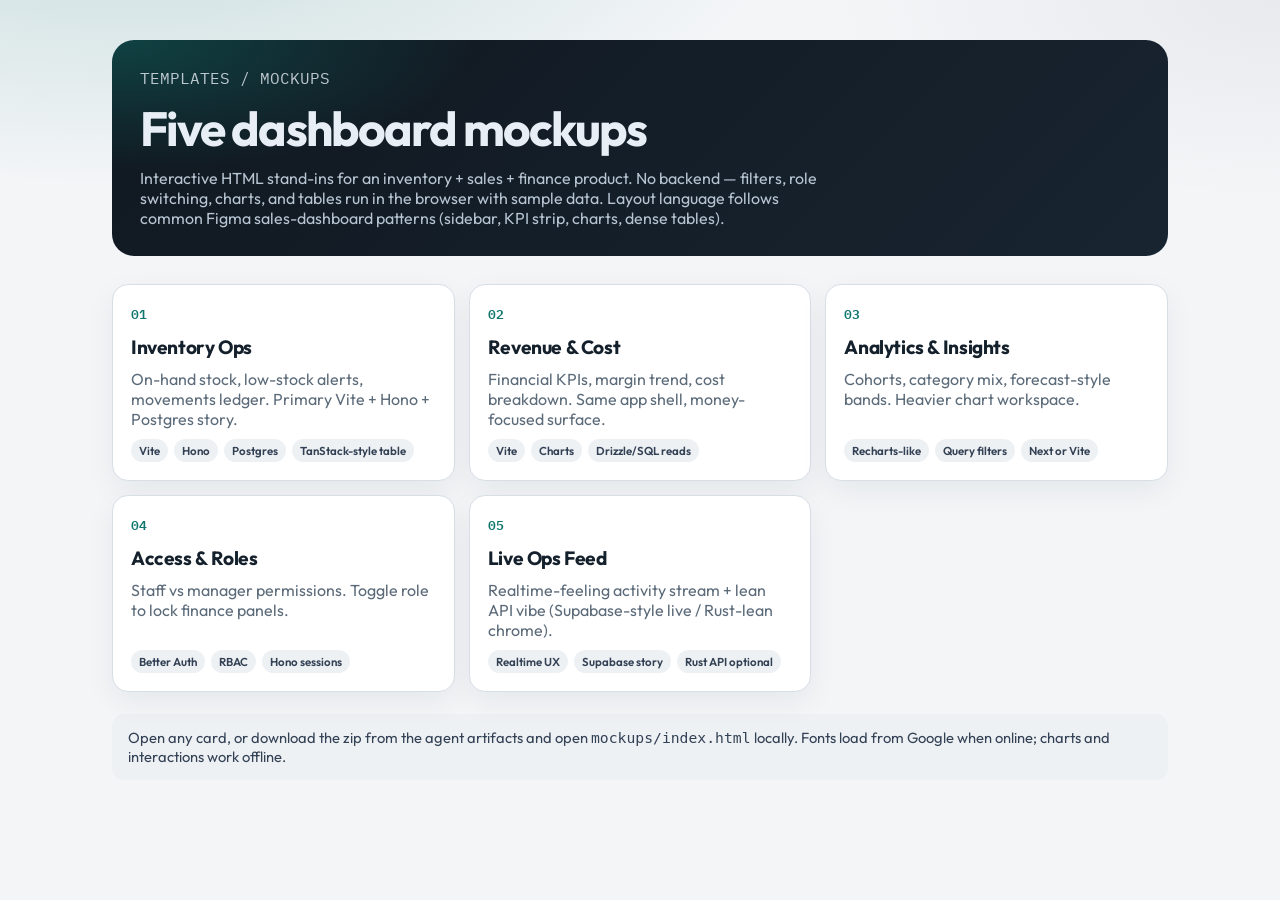
<file: mockups/index.html>
<!DOCTYPE html>
<html lang="en">
<head>
  <meta charset="UTF-8" />
  <meta name="viewport" content="width=device-width, initial-scale=1" />
  <title>Templates — Dashboard Mockups</title>
  <link rel="preconnect" href="https://fonts.googleapis.com" />
  <link rel="preconnect" href="https://fonts.gstatic.com" crossorigin />
  <link href="https://fonts.googleapis.com/css2?family=IBM+Plex+Mono:wght@400;600&family=Outfit:wght@400;500;600;700&display=swap" rel="stylesheet" />
  <link rel="stylesheet" href="assets/mockup.css" />
  <style>
    :root { --accent: #0f766e; }
    .gallery { max-width: 1100px; margin: 0 auto; padding: 40px 22px 64px; }
    .gallery-hero {
      display: grid; gap: 10px; margin-bottom: 28px;
      padding: 28px; border-radius: 22px; background: #101820; color: #e8eef5;
      background-image:
        radial-gradient(600px 220px at 0% 0%, rgba(15,118,110,.45), transparent 60%),
        linear-gradient(135deg, #101820, #182430);
    }
    .gallery-hero h1 { margin: 0; font-size: clamp(2rem, 4vw, 3rem); letter-spacing: -0.04em; }
    .gallery-hero p { margin: 0; max-width: 62ch; color: #b7c4d2; }
    .cards { display: grid; grid-template-columns: repeat(auto-fit, minmax(260px, 1fr)); gap: 14px; }
    .card {
      background: #fff; border: 1px solid #d7dee6; border-radius: 16px; padding: 18px;
      box-shadow: 0 10px 30px rgba(20,32,43,.06);
      display: flex; flex-direction: column; gap: 10px;
      transition: transform .15s ease, border-color .15s;
    }
    .card:hover { transform: translateY(-3px); border-color: #0f766e; }
    .card .n { font-family: "IBM Plex Mono", monospace; color: #0f766e; font-weight: 600; font-size: .8rem; }
    .card h2 { margin: 0; font-size: 1.2rem; letter-spacing: -0.02em; }
    .card p { margin: 0; color: #5c6b7a; flex: 1; }
    .card .tags { display: flex; flex-wrap: wrap; gap: 6px; }
    .card .tag {
      font-size: .72rem; font-weight: 600; padding: 4px 8px; border-radius: 999px;
      background: #eef1f4; color: #334155;
    }
    .note {
      margin-top: 22px; padding: 14px 16px; border-radius: 12px;
      background: #eef1f4; color: #334155; font-size: .92rem;
    }
  </style>
</head>
<body>
  <div class="gallery">
    <header class="gallery-hero">
      <div class="n" style="font-family:IBM Plex Mono,monospace;opacity:.8">TEMPLATES / MOCKUPS</div>
      <h1>Five dashboard mockups</h1>
      <p>
        Interactive HTML stand-ins for an inventory + sales + finance product.
        No backend — filters, role switching, charts, and tables run in the browser with sample data.
        Layout language follows common Figma sales-dashboard patterns (sidebar, KPI strip, charts, dense tables).
      </p>
    </header>

    <div class="cards">
      <a class="card" href="dashboards/01-inventory-ops.html">
        <div class="n">01</div>
        <h2>Inventory Ops</h2>
        <p>On-hand stock, low-stock alerts, movements ledger. Primary Vite + Hono + Postgres story.</p>
        <div class="tags">
          <span class="tag">Vite</span><span class="tag">Hono</span><span class="tag">Postgres</span><span class="tag">TanStack-style table</span>
        </div>
      </a>
      <a class="card" href="dashboards/02-revenue-cost.html">
        <div class="n">02</div>
        <h2>Revenue &amp; Cost</h2>
        <p>Financial KPIs, margin trend, cost breakdown. Same app shell, money-focused surface.</p>
        <div class="tags">
          <span class="tag">Vite</span><span class="tag">Charts</span><span class="tag">Drizzle/SQL reads</span>
        </div>
      </a>
      <a class="card" href="dashboards/03-analytics-insights.html">
        <div class="n">03</div>
        <h2>Analytics &amp; Insights</h2>
        <p>Cohorts, category mix, forecast-style bands. Heavier chart workspace.</p>
        <div class="tags">
          <span class="tag">Recharts-like</span><span class="tag">Query filters</span><span class="tag">Next or Vite</span>
        </div>
      </a>
      <a class="card" href="dashboards/04-access-roles.html">
        <div class="n">04</div>
        <h2>Access &amp; Roles</h2>
        <p>Staff vs manager permissions. Toggle role to lock finance panels.</p>
        <div class="tags">
          <span class="tag">Better Auth</span><span class="tag">RBAC</span><span class="tag">Hono sessions</span>
        </div>
      </a>
      <a class="card" href="dashboards/05-live-ops.html">
        <div class="n">05</div>
        <h2>Live Ops Feed</h2>
        <p>Realtime-feeling activity stream + lean API vibe (Supabase-style live / Rust-lean chrome).</p>
        <div class="tags">
          <span class="tag">Realtime UX</span><span class="tag">Supabase story</span><span class="tag">Rust API optional</span>
        </div>
      </a>
    </div>

    <p class="note">
      Open any card, or download the zip from the agent artifacts and open <code>mockups/index.html</code> locally.
      Fonts load from Google when online; charts and interactions work offline.
    </p>
  </div>
</body>
</html>
</file>
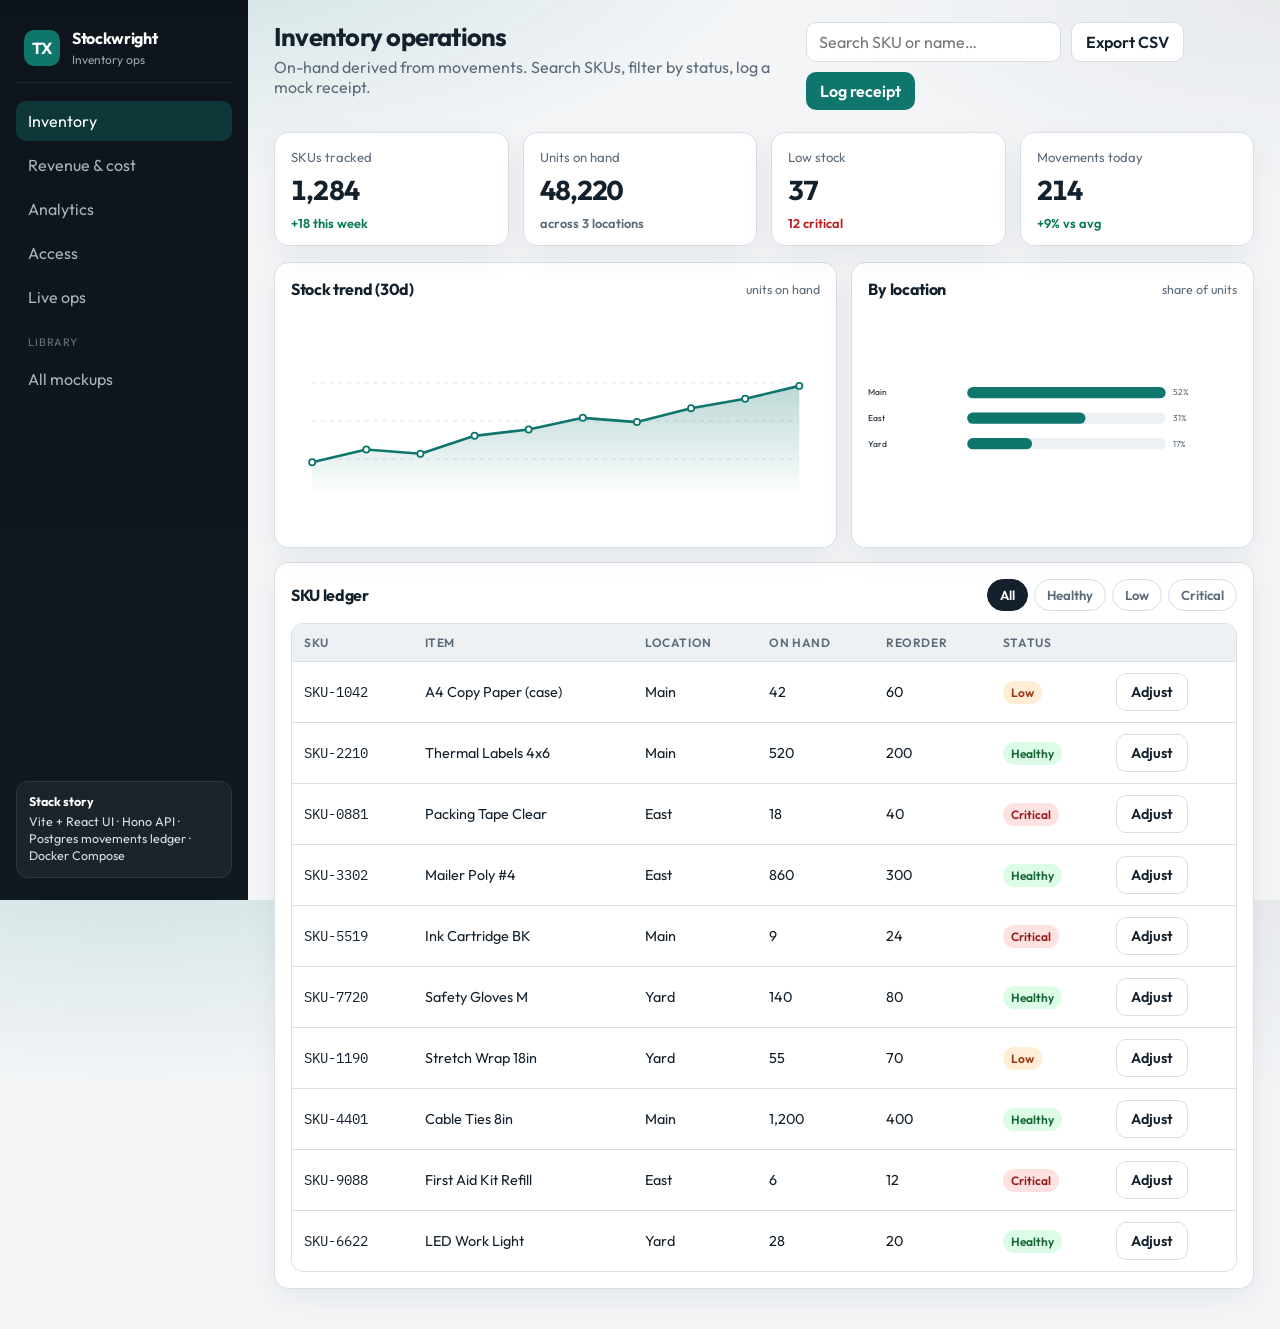
<file: mockups/dashboards/01-inventory-ops.html>
<!DOCTYPE html>
<html lang="en">
<head>
  <meta charset="UTF-8" />
  <meta name="viewport" content="width=device-width, initial-scale=1" />
  <title>01 — Inventory Ops</title>
  <link href="https://fonts.googleapis.com/css2?family=IBM+Plex+Mono:wght@400;600&family=Outfit:wght@400;500;600;700&display=swap" rel="stylesheet" />
  <link rel="stylesheet" href="../assets/mockup.css" />
  <style>:root { --accent: #0f766e; --accent-soft: #d9f2ef; }</style>
</head>
<body>
  <div class="app">
    <aside class="sidebar">
      <div class="brand">
        <div class="brand-mark">TX</div>
        <div><strong>Stockwright</strong><span>Inventory ops</span></div>
      </div>
      <nav class="nav">
        <a class="active" href="01-inventory-ops.html">Inventory</a>
        <a href="02-revenue-cost.html">Revenue &amp; cost</a>
        <a href="03-analytics-insights.html">Analytics</a>
        <a href="04-access-roles.html">Access</a>
        <a href="05-live-ops.html">Live ops</a>
        <div class="section-label">Library</div>
        <a href="../index.html">All mockups</a>
      </nav>
      <div class="stack-chip">
        <b>Stack story</b>
        Vite + React UI · Hono API · Postgres movements ledger · Docker Compose
      </div>
    </aside>

    <main class="main">
      <div class="topbar">
        <div>
          <h1>Inventory operations</h1>
          <p>On-hand derived from movements. Search SKUs, filter by status, log a mock receipt.</p>
        </div>
        <div class="top-actions">
          <input class="control" id="search" placeholder="Search SKU or name…" />
          <button class="btn secondary" id="exportBtn">Export CSV</button>
          <button class="btn accent" id="receiveBtn">Log receipt</button>
        </div>
      </div>

      <section class="kpis">
        <article class="kpi"><div class="label">SKUs tracked</div><div class="value" data-count="1284">0</div><div class="delta up">+18 this week</div></article>
        <article class="kpi"><div class="label">Units on hand</div><div class="value" data-count="48220">0</div><div class="delta flat">across 3 locations</div></article>
        <article class="kpi"><div class="label">Low stock</div><div class="value" data-count="37">0</div><div class="delta down">12 critical</div></article>
        <article class="kpi"><div class="label">Movements today</div><div class="value" data-count="214">0</div><div class="delta up">+9% vs avg</div></article>
      </section>

      <section class="grid-2">
        <div class="panel">
          <div class="panel-h">
            <h2>Stock trend (30d)</h2>
            <span class="meta">units on hand</span>
          </div>
          <svg class="chart" id="stockTrend"></svg>
        </div>
        <div class="panel">
          <div class="panel-h">
            <h2>By location</h2>
            <span class="meta">share of units</span>
          </div>
          <svg class="chart" id="locBars"></svg>
        </div>
      </section>

      <section class="panel">
        <div class="panel-h">
          <h2>SKU ledger</h2>
          <div class="pill-tabs" id="statusPills">
            <button class="pill active" data-value="all">All</button>
            <button class="pill" data-value="ok">Healthy</button>
            <button class="pill" data-value="warn">Low</button>
            <button class="pill" data-value="danger">Critical</button>
          </div>
        </div>
        <div class="table-wrap">
          <table id="skuTable">
            <thead>
              <tr><th>SKU</th><th>Item</th><th>Location</th><th>On hand</th><th>Reorder</th><th>Status</th><th></th></tr>
            </thead>
            <tbody></tbody>
          </table>
        </div>
      </section>
    </main>
  </div>
  <script src="../assets/mockup.js"></script>
  <script>
    const rows = [
      ["SKU-1042", "A4 Copy Paper (case)", "Main", 42, 60, "warn"],
      ["SKU-2210", "Thermal Labels 4x6", "Main", 520, 200, "ok"],
      ["SKU-0881", "Packing Tape Clear", "East", 18, 40, "danger"],
      ["SKU-3302", "Mailer Poly #4", "East", 860, 300, "ok"],
      ["SKU-5519", "Ink Cartridge BK", "Main", 9, 24, "danger"],
      ["SKU-7720", "Safety Gloves M", "Yard", 140, 80, "ok"],
      ["SKU-1190", "Stretch Wrap 18in", "Yard", 55, 70, "warn"],
      ["SKU-4401", "Cable Ties 8in", "Main", 1200, 400, "ok"],
      ["SKU-9088", "First Aid Kit Refill", "East", 6, 12, "danger"],
      ["SKU-6622", "LED Work Light", "Yard", 28, 20, "ok"]
    ];

    const tbody = document.querySelector("#skuTable tbody");
    function statusBadge(s) {
      const map = { ok: ["Healthy", "ok"], warn: ["Low", "warn"], danger: ["Critical", "danger"] };
      const [label, cls] = map[s];
      return '<span class="badge ' + cls + '">' + label + "</span>";
    }
    function render(filter) {
      tbody.innerHTML = "";
      rows.filter(r => filter === "all" || r[5] === filter).forEach(r => {
        const tr = document.createElement("tr");
        tr.dataset.status = r[5];
        tr.innerHTML =
          '<td class="mono">' + r[0] + "</td><td>" + r[1] + "</td><td>" + r[2] + "</td>" +
          "<td>" + Mockup.formatNum(r[3]) + "</td><td>" + r[4] + "</td><td>" + statusBadge(r[5]) + "</td>" +
          '<td><button class="btn secondary" data-sku="' + r[0] + '">Adjust</button></td>';
        tbody.appendChild(tr);
      });
    }
    render("all");

    document.querySelectorAll(".kpi .value").forEach(el => {
      Mockup.animateValue(el, Number(el.dataset.count));
    });
    Mockup.drawLineChart(document.getElementById("stockTrend"),
      [41000, 42200, 41800, 43500, 44100, 45200, 44800, 46100, 47000, 48220]);
    Mockup.drawHBars(document.getElementById("locBars"), [
      { label: "Main", value: 52, display: "52%" },
      { label: "East", value: 31, display: "31%" },
      { label: "Yard", value: 17, display: "17%" }
    ]);
    Mockup.wireTableFilter(document.getElementById("search"), document.getElementById("skuTable"));
    Mockup.wirePills(document.getElementById("statusPills"), (v) => render(v));

    document.getElementById("exportBtn").onclick = () => Mockup.toast("Mock CSV exported (no file written)");
    document.getElementById("receiveBtn").onclick = () => {
      rows[0][3] += 20;
      rows[0][5] = rows[0][3] < rows[0][4] ? "warn" : "ok";
      render(document.querySelector("#statusPills .pill.active").dataset.value);
      Mockup.toast("Receipt posted: +20 " + rows[0][0]);
    };
    tbody.addEventListener("click", (e) => {
      const btn = e.target.closest("button[data-sku]");
      if (!btn) return;
      Mockup.toast("Open adjust drawer for " + btn.dataset.sku);
    });
  </script>
</body>
</html>
</file>
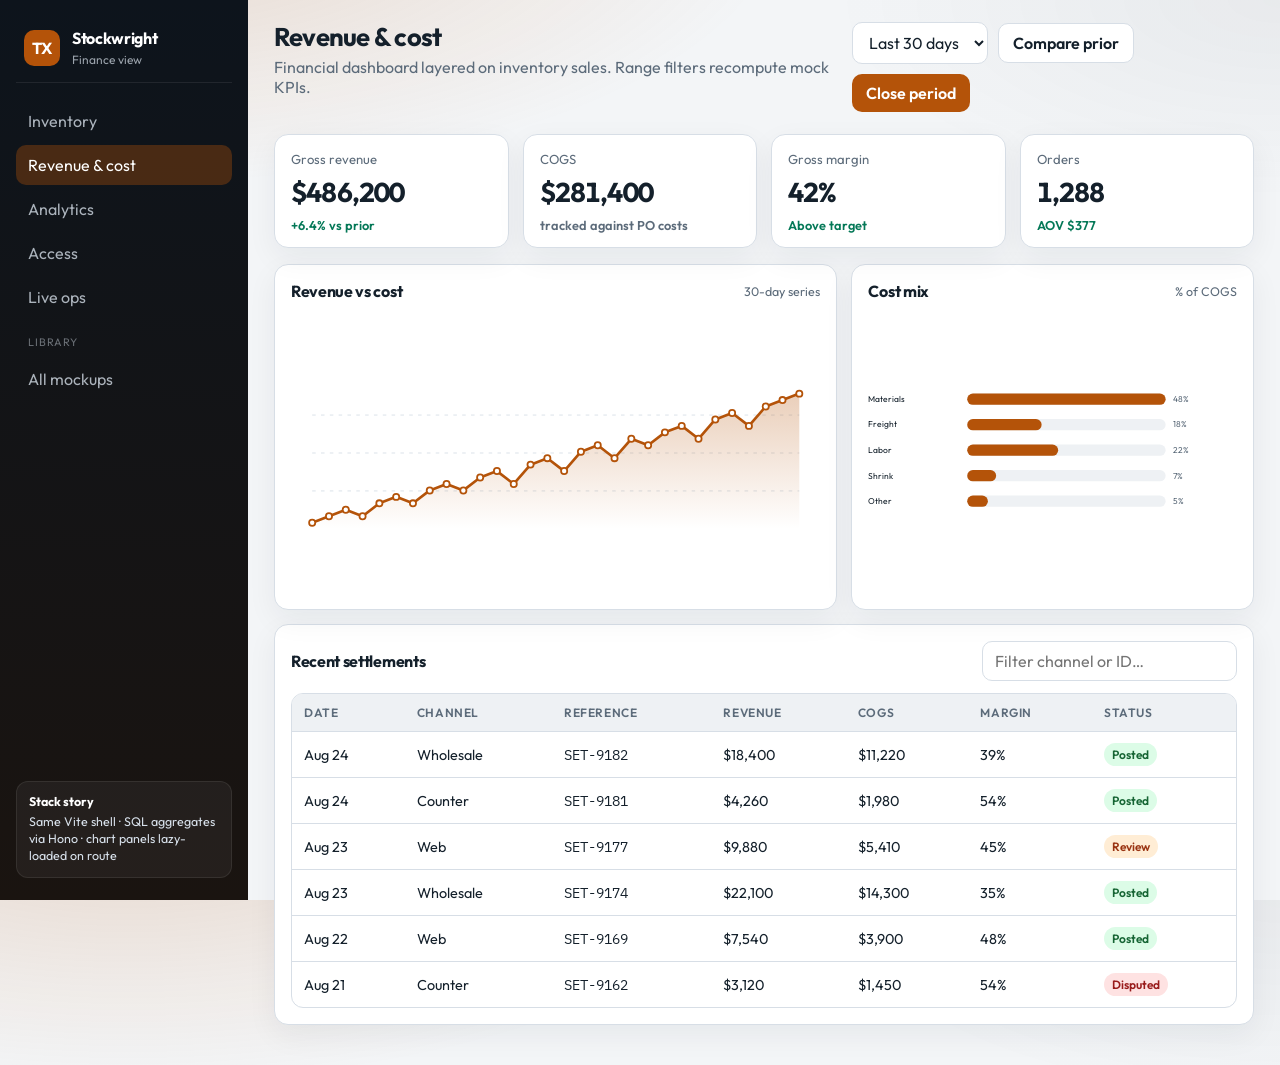
<file: mockups/dashboards/02-revenue-cost.html>
<!DOCTYPE html>
<html lang="en">
<head>
  <meta charset="UTF-8" />
  <meta name="viewport" content="width=device-width, initial-scale=1" />
  <title>02 — Revenue &amp; Cost</title>
  <link href="https://fonts.googleapis.com/css2?family=IBM+Plex+Mono:wght@400;600&family=Outfit:wght@400;500;600;700&display=swap" rel="stylesheet" />
  <link rel="stylesheet" href="../assets/mockup.css" />
  <style>:root { --accent: #b45309; --accent-soft: #ffedd5; --sidebar: #1a1410; }</style>
</head>
<body>
  <div class="app">
    <aside class="sidebar">
      <div class="brand">
        <div class="brand-mark">TX</div>
        <div><strong>Stockwright</strong><span>Finance view</span></div>
      </div>
      <nav class="nav">
        <a href="01-inventory-ops.html">Inventory</a>
        <a class="active" href="02-revenue-cost.html">Revenue &amp; cost</a>
        <a href="03-analytics-insights.html">Analytics</a>
        <a href="04-access-roles.html">Access</a>
        <a href="05-live-ops.html">Live ops</a>
        <div class="section-label">Library</div>
        <a href="../index.html">All mockups</a>
      </nav>
      <div class="stack-chip">
        <b>Stack story</b>
        Same Vite shell · SQL aggregates via Hono · chart panels lazy-loaded on route
      </div>
    </aside>

    <main class="main">
      <div class="topbar">
        <div>
          <h1>Revenue &amp; cost</h1>
          <p>Financial dashboard layered on inventory sales. Range filters recompute mock KPIs.</p>
        </div>
        <div class="top-actions">
          <select class="control" id="range">
            <option value="7">Last 7 days</option>
            <option value="30" selected>Last 30 days</option>
            <option value="90">Last 90 days</option>
          </select>
          <button class="btn secondary" id="compareBtn">Compare prior</button>
          <button class="btn accent" id="closeBtn">Close period</button>
        </div>
      </div>

      <section class="kpis">
        <article class="kpi"><div class="label">Gross revenue</div><div class="value" id="rev">$0</div><div class="delta up" id="revDelta">—</div></article>
        <article class="kpi"><div class="label">COGS</div><div class="value" id="cogs">$0</div><div class="delta flat" id="cogsDelta">—</div></article>
        <article class="kpi"><div class="label">Gross margin</div><div class="value" id="margin">0%</div><div class="delta up" id="marginDelta">—</div></article>
        <article class="kpi"><div class="label">Orders</div><div class="value" id="orders">0</div><div class="delta up" id="ordersDelta">—</div></article>
      </section>

      <section class="grid-2">
        <div class="panel">
          <div class="panel-h"><h2>Revenue vs cost</h2><span class="meta" id="chartMeta">30-day series</span></div>
          <svg class="chart tall" id="revChart"></svg>
        </div>
        <div class="panel">
          <div class="panel-h"><h2>Cost mix</h2><span class="meta">% of COGS</span></div>
          <svg class="chart tall" id="costMix"></svg>
        </div>
      </section>

      <section class="panel">
        <div class="panel-h">
          <h2>Recent settlements</h2>
          <input class="control" id="search" placeholder="Filter channel or ID…" />
        </div>
        <div class="table-wrap">
          <table id="finTable">
            <thead>
              <tr><th>Date</th><th>Channel</th><th>Reference</th><th>Revenue</th><th>COGS</th><th>Margin</th><th>Status</th></tr>
            </thead>
            <tbody>
              <tr><td>Aug 24</td><td>Wholesale</td><td class="mono">SET-9182</td><td>$18,400</td><td>$11,220</td><td>39%</td><td><span class="badge ok">Posted</span></td></tr>
              <tr><td>Aug 24</td><td>Counter</td><td class="mono">SET-9181</td><td>$4,260</td><td>$1,980</td><td>54%</td><td><span class="badge ok">Posted</span></td></tr>
              <tr><td>Aug 23</td><td>Web</td><td class="mono">SET-9177</td><td>$9,880</td><td>$5,410</td><td>45%</td><td><span class="badge warn">Review</span></td></tr>
              <tr><td>Aug 23</td><td>Wholesale</td><td class="mono">SET-9174</td><td>$22,100</td><td>$14,300</td><td>35%</td><td><span class="badge ok">Posted</span></td></tr>
              <tr><td>Aug 22</td><td>Web</td><td class="mono">SET-9169</td><td>$7,540</td><td>$3,900</td><td>48%</td><td><span class="badge ok">Posted</span></td></tr>
              <tr><td>Aug 21</td><td>Counter</td><td class="mono">SET-9162</td><td>$3,120</td><td>$1,450</td><td>54%</td><td><span class="badge danger">Disputed</span></td></tr>
            </tbody>
          </table>
        </div>
      </section>
    </main>
  </div>
  <script src="../assets/mockup.js"></script>
  <script>
    const seriesByRange = {
      "7":  { rev: 128400, cogs: 74200, orders: 312, revSeries: [14,16,15,18,17,19,21], costSeries: [8,9,9,10,9,11,12] },
      "30": { rev: 486200, cogs: 281400, orders: 1288, revSeries: [12,13,14,13,15,16,15,17,18,17,19,20,18,21,22,20,23,24,22,25,24,26,27,25,28,29,27,30,31,32], costSeries: [7,8,8,7,9,9,8,10,10,9,11,11,10,12,12,11,13,13,12,14,13,15,15,14,16,16,15,17,17,18] },
      "90": { rev: 1412200, cogs: 822000, orders: 3904, revSeries: [10,11,12,13,12,14,15,16,15,17,18,19,18,20,21,22,21,23,24,25], costSeries: [6,7,7,8,7,8,9,9,8,10,10,11,10,11,12,12,11,13,13,14] }
    };

    function applyRange(key) {
      const d = seriesByRange[key];
      const margin = Math.round(((d.rev - d.cogs) / d.rev) * 100);
      Mockup.animateValue(document.getElementById("rev"), d.rev, { money: true });
      Mockup.animateValue(document.getElementById("cogs"), d.cogs, { money: true });
      document.getElementById("margin").textContent = margin + "%";
      Mockup.animateValue(document.getElementById("orders"), d.orders);
      document.getElementById("revDelta").textContent = "+6.4% vs prior";
      document.getElementById("cogsDelta").textContent = "tracked against PO costs";
      document.getElementById("marginDelta").textContent = margin >= 40 ? "Above target" : "Below 40% target";
      document.getElementById("ordersDelta").textContent = "AOV " + Mockup.formatMoney(d.rev / d.orders);
      document.getElementById("chartMeta").textContent = key + "-day series";
      Mockup.drawLineChart(document.getElementById("revChart"), d.revSeries.map(x => x * 1000), { stroke: "#b45309" });
    }

    applyRange("30");
    Mockup.drawHBars(document.getElementById("costMix"), [
      { label: "Materials", value: 48, display: "48%" },
      { label: "Freight", value: 18, display: "18%" },
      { label: "Labor", value: 22, display: "22%" },
      { label: "Shrink", value: 7, display: "7%" },
      { label: "Other", value: 5, display: "5%" }
    ], { color: "#b45309" });

    document.getElementById("range").onchange = (e) => applyRange(e.target.value);
    Mockup.wireTableFilter(document.getElementById("search"), document.getElementById("finTable"));
    document.getElementById("compareBtn").onclick = () => Mockup.toast("Prior period overlay on (mock)");
    document.getElementById("closeBtn").onclick = () => Mockup.toast("Period close checklist opened (mock)");
  </script>
</body>
</html>
</file>
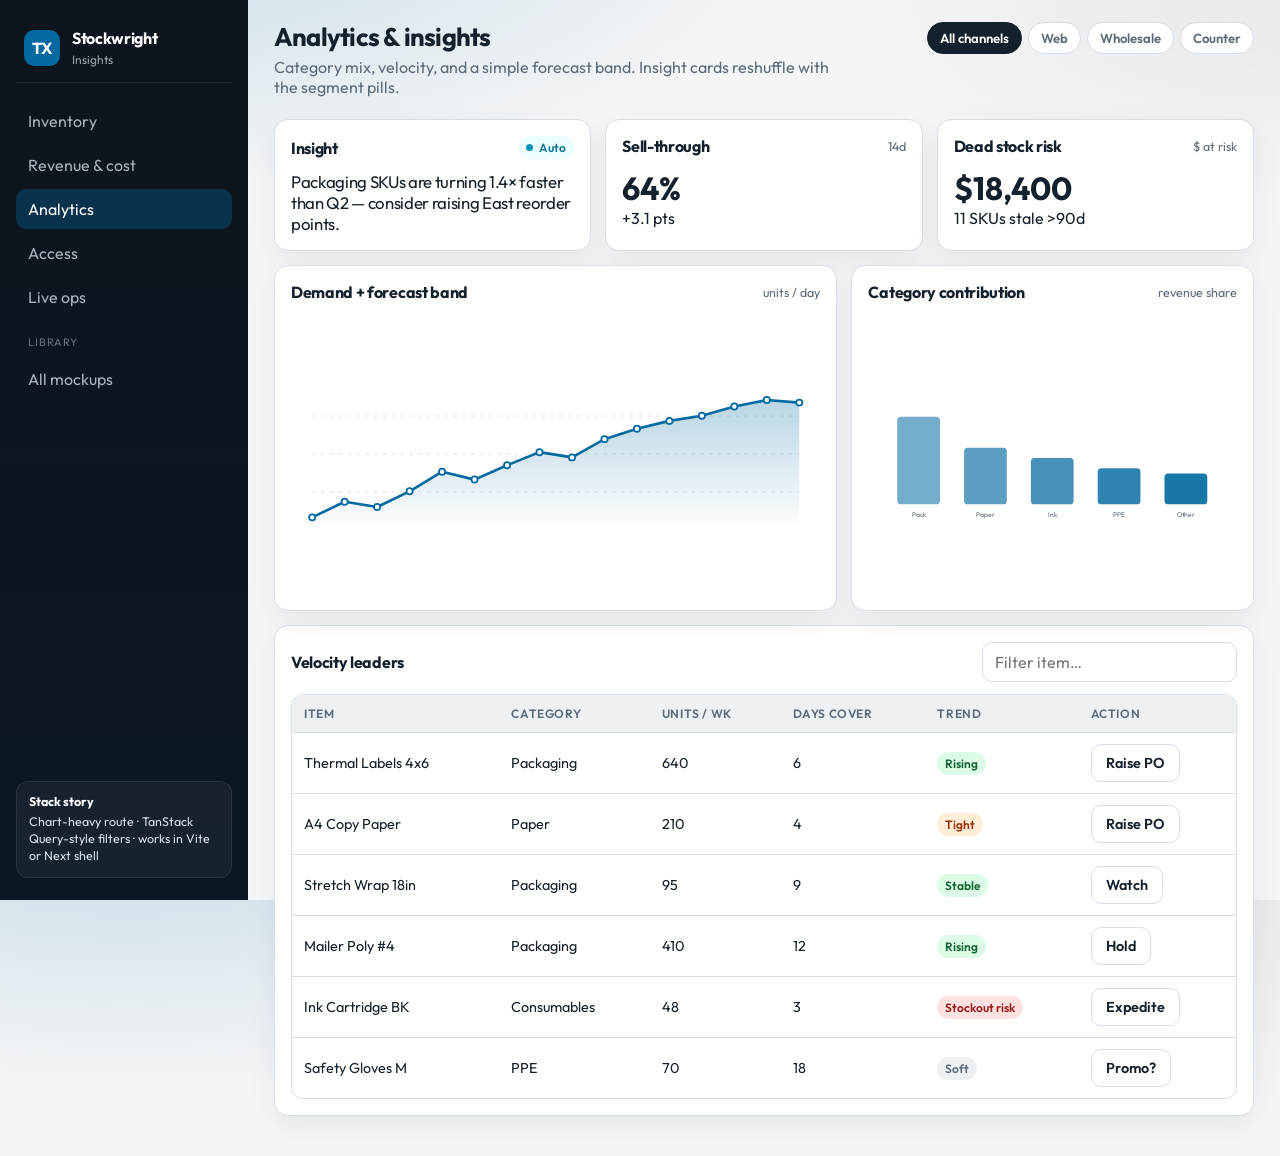
<file: mockups/dashboards/03-analytics-insights.html>
<!DOCTYPE html>
<html lang="en">
<head>
  <meta charset="UTF-8" />
  <meta name="viewport" content="width=device-width, initial-scale=1" />
  <title>03 — Analytics &amp; Insights</title>
  <link href="https://fonts.googleapis.com/css2?family=IBM+Plex+Mono:wght@400;600&family=Outfit:wght@400;500;600;700&display=swap" rel="stylesheet" />
  <link rel="stylesheet" href="../assets/mockup.css" />
  <style>:root { --accent: #0369a1; --accent-soft: #e0f2fe; --sidebar: #0b1724; }</style>
</head>
<body>
  <div class="app">
    <aside class="sidebar">
      <div class="brand">
        <div class="brand-mark">TX</div>
        <div><strong>Stockwright</strong><span>Insights</span></div>
      </div>
      <nav class="nav">
        <a href="01-inventory-ops.html">Inventory</a>
        <a href="02-revenue-cost.html">Revenue &amp; cost</a>
        <a class="active" href="03-analytics-insights.html">Analytics</a>
        <a href="04-access-roles.html">Access</a>
        <a href="05-live-ops.html">Live ops</a>
        <div class="section-label">Library</div>
        <a href="../index.html">All mockups</a>
      </nav>
      <div class="stack-chip">
        <b>Stack story</b>
        Chart-heavy route · TanStack Query-style filters · works in Vite or Next shell
      </div>
    </aside>

    <main class="main">
      <div class="topbar">
        <div>
          <h1>Analytics &amp; insights</h1>
          <p>Category mix, velocity, and a simple forecast band. Insight cards reshuffle with the segment pills.</p>
        </div>
        <div class="top-actions">
          <div class="pill-tabs" id="segment">
            <button class="pill active" data-value="all">All channels</button>
            <button class="pill" data-value="web">Web</button>
            <button class="pill" data-value="wholesale">Wholesale</button>
            <button class="pill" data-value="counter">Counter</button>
          </div>
        </div>
      </div>

      <section class="grid-3">
        <article class="panel" id="insight1">
          <div class="panel-h"><h2>Insight</h2><span class="badge live">Auto</span></div>
          <p style="margin:0;font-size:1.05rem;letter-spacing:-0.02em" id="insightText">Packaging SKUs are turning 1.4× faster than Q2 — consider raising East reorder points.</p>
        </article>
        <article class="panel">
          <div class="panel-h"><h2>Sell-through</h2><span class="meta">14d</span></div>
          <div class="value" style="font-size:2rem;font-weight:700" id="sellThrough">0%</div>
          <div class="delta up">+3.1 pts</div>
        </article>
        <article class="panel">
          <div class="panel-h"><h2>Dead stock risk</h2><span class="meta">$ at risk</span></div>
          <div class="value" style="font-size:2rem;font-weight:700" id="deadStock">$0</div>
          <div class="delta down">11 SKUs stale &gt;90d</div>
        </article>
      </section>

      <section class="grid-2">
        <div class="panel">
          <div class="panel-h"><h2>Demand + forecast band</h2><span class="meta">units / day</span></div>
          <svg class="chart tall" id="forecast"></svg>
        </div>
        <div class="panel">
          <div class="panel-h"><h2>Category contribution</h2><span class="meta">revenue share</span></div>
          <svg class="chart tall" id="categories"></svg>
        </div>
      </section>

      <section class="panel">
        <div class="panel-h">
          <h2>Velocity leaders</h2>
          <input class="control" id="search" placeholder="Filter item…" />
        </div>
        <div class="table-wrap">
          <table id="velTable">
            <thead>
              <tr><th>Item</th><th>Category</th><th>Units / wk</th><th>Days cover</th><th>Trend</th><th>Action</th></tr>
            </thead>
            <tbody>
              <tr data-seg="web"><td>Thermal Labels 4x6</td><td>Packaging</td><td>640</td><td>6</td><td><span class="badge ok">Rising</span></td><td><button class="btn secondary">Raise PO</button></td></tr>
              <tr data-seg="wholesale"><td>A4 Copy Paper</td><td>Paper</td><td>210</td><td>4</td><td><span class="badge warn">Tight</span></td><td><button class="btn secondary">Raise PO</button></td></tr>
              <tr data-seg="counter"><td>Stretch Wrap 18in</td><td>Packaging</td><td>95</td><td>9</td><td><span class="badge ok">Stable</span></td><td><button class="btn secondary">Watch</button></td></tr>
              <tr data-seg="web"><td>Mailer Poly #4</td><td>Packaging</td><td>410</td><td>12</td><td><span class="badge ok">Rising</span></td><td><button class="btn secondary">Hold</button></td></tr>
              <tr data-seg="wholesale"><td>Ink Cartridge BK</td><td>Consumables</td><td>48</td><td>3</td><td><span class="badge danger">Stockout risk</span></td><td><button class="btn secondary">Expedite</button></td></tr>
              <tr data-seg="counter"><td>Safety Gloves M</td><td>PPE</td><td>70</td><td>18</td><td><span class="badge neutral">Soft</span></td><td><button class="btn secondary">Promo?</button></td></tr>
            </tbody>
          </table>
        </div>
      </section>
    </main>
  </div>
  <script src="../assets/mockup.js"></script>
  <script>
    const insights = {
      all: "Packaging SKUs are turning 1.4× faster than Q2 — consider raising East reorder points.",
      web: "Web channel margin improved 2.1 pts after freight surcharge — keep the rule for orders under $75.",
      wholesale: "Wholesale paper fill rate dipped to 91%. Two delayed POs are the main driver.",
      counter: "Counter attach-rate on tape + wrap kits is up; bundle offer is working."
    };
    const baseDemand = [120, 132, 128, 140, 155, 149, 160, 170, 166, 180, 188, 194];

    function paintForecast() {
      // demand line + soft “forecast” continuation via second path baked into values
      const withForecast = baseDemand.concat([198, 205, 210, 208]);
      Mockup.drawLineChart(document.getElementById("forecast"), withForecast, { stroke: "#0369a1" });
    }
    paintForecast();
    Mockup.drawBarChart(document.getElementById("categories"),
      ["Pack", "Paper", "Ink", "PPE", "Other"],
      [34, 22, 18, 14, 12],
      { color: "#0369a1" });

    Mockup.animateValue(document.getElementById("sellThrough"), 64);
    document.getElementById("sellThrough").textContent = "64%";
    setTimeout(() => { document.getElementById("sellThrough").textContent = "64%"; }, 750);
    Mockup.animateValue(document.getElementById("deadStock"), 18400, { money: true });

    Mockup.wireTableFilter(document.getElementById("search"), document.getElementById("velTable"));
    Mockup.wirePills(document.getElementById("segment"), (v) => {
      document.getElementById("insightText").textContent = insights[v];
      document.querySelectorAll("#velTable tbody tr").forEach(tr => {
        tr.style.display = (v === "all" || tr.dataset.seg === v) ? "" : "none";
      });
      Mockup.toast("Segment: " + v);
    });

    document.querySelector("#velTable").addEventListener("click", (e) => {
      const btn = e.target.closest("button");
      if (!btn) return;
      Mockup.toast(btn.textContent.trim() + " queued (mock)");
    });
  </script>
</body>
</html>
</file>
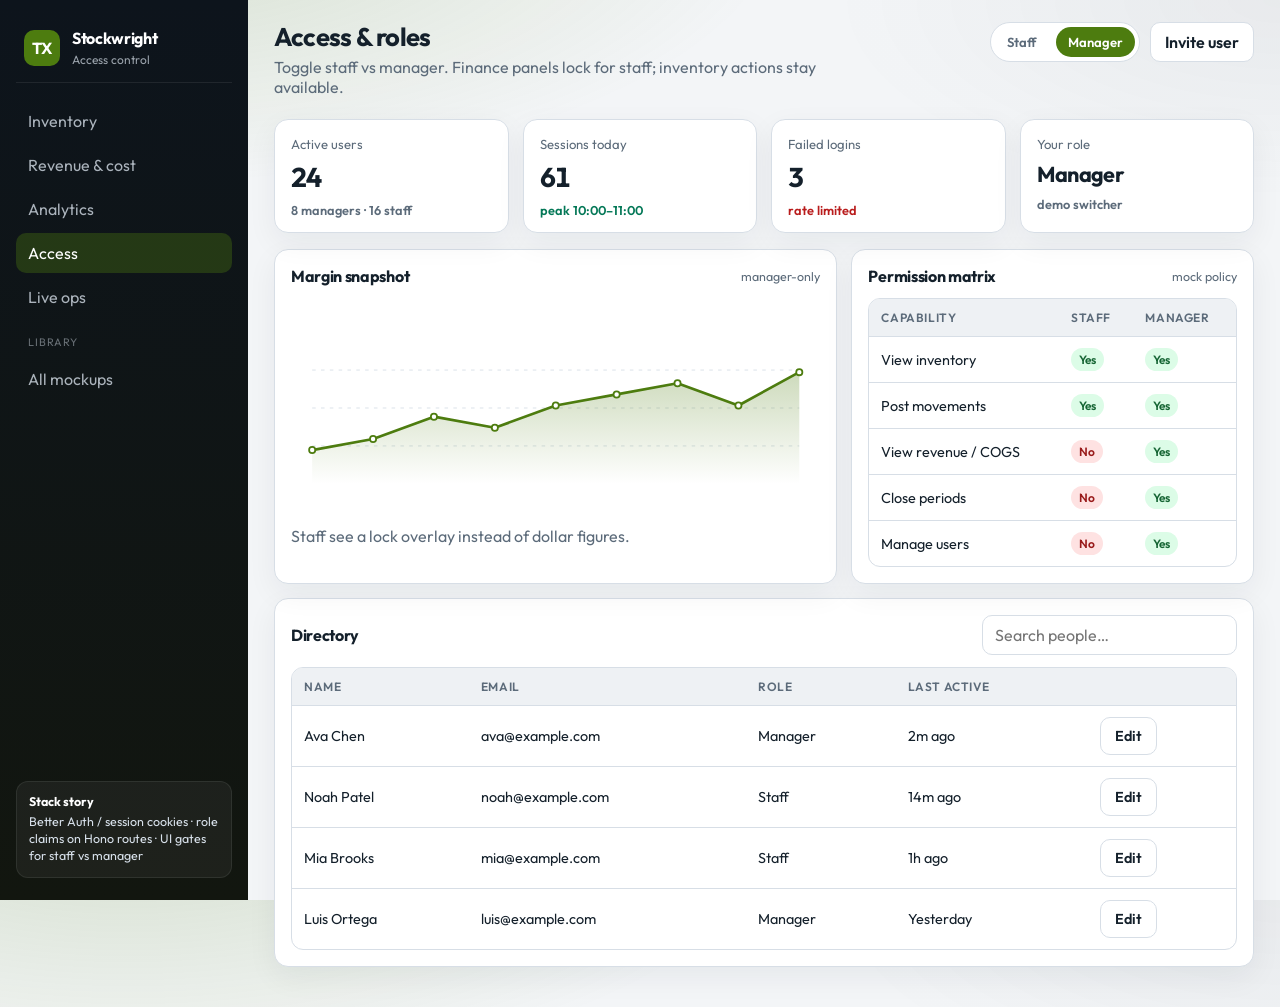
<file: mockups/dashboards/04-access-roles.html>
<!DOCTYPE html>
<html lang="en">
<head>
  <meta charset="UTF-8" />
  <meta name="viewport" content="width=device-width, initial-scale=1" />
  <title>04 — Access &amp; Roles</title>
  <link href="https://fonts.googleapis.com/css2?family=IBM+Plex+Mono:wght@400;600&family=Outfit:wght@400;500;600;700&display=swap" rel="stylesheet" />
  <link rel="stylesheet" href="../assets/mockup.css" />
  <style>:root { --accent: #4d7c0f; --accent-soft: #ecfccb; --sidebar: #12160f; }</style>
</head>
<body>
  <div class="app">
    <aside class="sidebar">
      <div class="brand">
        <div class="brand-mark">TX</div>
        <div><strong>Stockwright</strong><span>Access control</span></div>
      </div>
      <nav class="nav">
        <a href="01-inventory-ops.html">Inventory</a>
        <a href="02-revenue-cost.html">Revenue &amp; cost</a>
        <a href="03-analytics-insights.html">Analytics</a>
        <a class="active" href="04-access-roles.html">Access</a>
        <a href="05-live-ops.html">Live ops</a>
        <div class="section-label">Library</div>
        <a href="../index.html">All mockups</a>
      </nav>
      <div class="stack-chip">
        <b>Stack story</b>
        Better Auth / session cookies · role claims on Hono routes · UI gates for staff vs manager
      </div>
    </aside>

    <main class="main">
      <div class="topbar">
        <div>
          <h1>Access &amp; roles</h1>
          <p>Toggle staff vs manager. Finance panels lock for staff; inventory actions stay available.</p>
        </div>
        <div class="top-actions">
          <div class="role-switch" id="roleSwitch">
            <button data-role="staff">Staff</button>
            <button class="active" data-role="manager">Manager</button>
          </div>
          <button class="btn secondary" id="inviteBtn">Invite user</button>
        </div>
      </div>

      <section class="kpis">
        <article class="kpi"><div class="label">Active users</div><div class="value" data-count="24">0</div><div class="delta flat">8 managers · 16 staff</div></article>
        <article class="kpi"><div class="label">Sessions today</div><div class="value" data-count="61">0</div><div class="delta up">peak 10:00–11:00</div></article>
        <article class="kpi"><div class="label">Failed logins</div><div class="value" data-count="3">0</div><div class="delta down">rate limited</div></article>
        <article class="kpi"><div class="label">Your role</div><div class="value" id="roleLabel" style="font-size:1.35rem">Manager</div><div class="delta flat">demo switcher</div></article>
      </section>

      <section class="grid-2">
        <div class="panel" id="financePanel">
          <div class="panel-h"><h2>Margin snapshot</h2><span class="meta">manager-only</span></div>
          <svg class="chart" id="marginChart"></svg>
          <p class="muted" style="margin:8px 0 0">Staff see a lock overlay instead of dollar figures.</p>
        </div>
        <div class="panel">
          <div class="panel-h"><h2>Permission matrix</h2><span class="meta">mock policy</span></div>
          <div class="table-wrap">
            <table>
              <thead><tr><th>Capability</th><th>Staff</th><th>Manager</th></tr></thead>
              <tbody>
                <tr><td>View inventory</td><td><span class="badge ok">Yes</span></td><td><span class="badge ok">Yes</span></td></tr>
                <tr><td>Post movements</td><td><span class="badge ok">Yes</span></td><td><span class="badge ok">Yes</span></td></tr>
                <tr><td>View revenue / COGS</td><td><span class="badge danger">No</span></td><td><span class="badge ok">Yes</span></td></tr>
                <tr><td>Close periods</td><td><span class="badge danger">No</span></td><td><span class="badge ok">Yes</span></td></tr>
                <tr><td>Manage users</td><td><span class="badge danger">No</span></td><td><span class="badge ok">Yes</span></td></tr>
              </tbody>
            </table>
          </div>
        </div>
      </section>

      <section class="panel">
        <div class="panel-h">
          <h2>Directory</h2>
          <input class="control" id="search" placeholder="Search people…" />
        </div>
        <div class="table-wrap">
          <table id="userTable">
            <thead><tr><th>Name</th><th>Email</th><th>Role</th><th>Last active</th><th></th></tr></thead>
            <tbody>
              <tr><td>Ava Chen</td><td>ava@example.com</td><td>Manager</td><td>2m ago</td><td><button class="btn secondary edit-user">Edit</button></td></tr>
              <tr><td>Noah Patel</td><td>noah@example.com</td><td>Staff</td><td>14m ago</td><td><button class="btn secondary edit-user">Edit</button></td></tr>
              <tr><td>Mia Brooks</td><td>mia@example.com</td><td>Staff</td><td>1h ago</td><td><button class="btn secondary edit-user">Edit</button></td></tr>
              <tr><td>Luis Ortega</td><td>luis@example.com</td><td>Manager</td><td>Yesterday</td><td><button class="btn secondary edit-user">Edit</button></td></tr>
            </tbody>
          </table>
        </div>
      </section>
    </main>
  </div>
  <script src="../assets/mockup.js"></script>
  <script>
    document.querySelectorAll(".kpi .value[data-count]").forEach(el => {
      Mockup.animateValue(el, Number(el.dataset.count));
    });
    Mockup.drawLineChart(document.getElementById("marginChart"), [38, 39, 41, 40, 42, 43, 44, 42, 45], { stroke: "#4d7c0f" });
    Mockup.wireTableFilter(document.getElementById("search"), document.getElementById("userTable"));

    const finance = document.getElementById("financePanel");
    function applyRole(role) {
      document.getElementById("roleLabel").textContent = role[0].toUpperCase() + role.slice(1);
      if (role === "staff") {
        finance.classList.add("locked");
        finance.dataset.lock = "Managers only — revenue figures hidden";
        document.querySelectorAll(".edit-user").forEach(b => { b.disabled = true; b.style.opacity = .45; });
      } else {
        finance.classList.remove("locked");
        finance.removeAttribute("data-lock");
        document.querySelectorAll(".edit-user").forEach(b => { b.disabled = false; b.style.opacity = 1; });
      }
    }
    Mockup.wireRoleSwitch(document.getElementById("roleSwitch"), applyRole);
    applyRole("manager");

    document.getElementById("inviteBtn").onclick = () => {
      const role = document.querySelector("#roleSwitch .active").dataset.role;
      if (role === "staff") Mockup.toast("Staff cannot invite users");
      else Mockup.toast("Invite dialog (mock)");
    };
    document.querySelector("#userTable").addEventListener("click", (e) => {
      const btn = e.target.closest(".edit-user");
      if (!btn || btn.disabled) return;
      Mockup.toast("Edit user drawer (mock)");
    });
  </script>
</body>
</html>
</file>
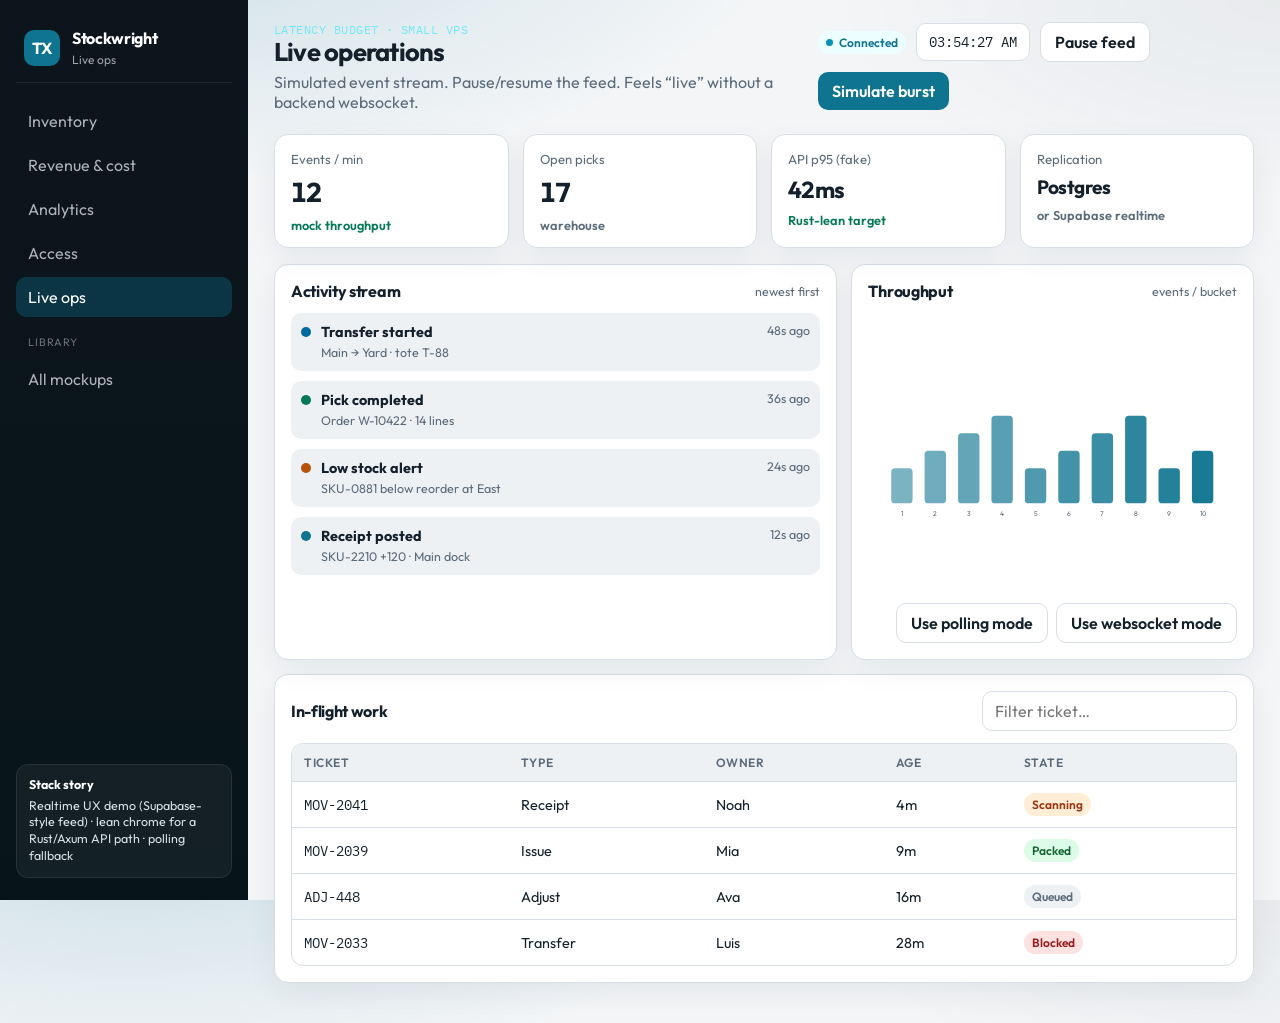
<file: mockups/dashboards/05-live-ops.html>
<!DOCTYPE html>
<html lang="en">
<head>
  <meta charset="UTF-8" />
  <meta name="viewport" content="width=device-width, initial-scale=1" />
  <title>05 — Live Ops Feed</title>
  <link href="https://fonts.googleapis.com/css2?family=IBM+Plex+Mono:wght@400;600&family=Outfit:wght@400;500;600;700&display=swap" rel="stylesheet" />
  <link rel="stylesheet" href="../assets/mockup.css" />
  <style>
    :root { --accent: #0e7490; --accent-soft: #cffafe; --sidebar: #07151a; }
    .lean-note {
      font-family: "IBM Plex Mono", monospace; font-size: .72rem; letter-spacing: .04em;
      text-transform: uppercase; color: #67e8f9; opacity: .9;
    }
  </style>
</head>
<body>
  <div class="app">
    <aside class="sidebar">
      <div class="brand">
        <div class="brand-mark">TX</div>
        <div><strong>Stockwright</strong><span>Live ops</span></div>
      </div>
      <nav class="nav">
        <a href="01-inventory-ops.html">Inventory</a>
        <a href="02-revenue-cost.html">Revenue &amp; cost</a>
        <a href="03-analytics-insights.html">Analytics</a>
        <a href="04-access-roles.html">Access</a>
        <a class="active" href="05-live-ops.html">Live ops</a>
        <div class="section-label">Library</div>
        <a href="../index.html">All mockups</a>
      </nav>
      <div class="stack-chip">
        <b>Stack story</b>
        Realtime UX demo (Supabase-style feed) · lean chrome for a Rust/Axum API path · polling fallback
      </div>
    </aside>

    <main class="main">
      <div class="topbar">
        <div>
          <div class="lean-note">latency budget · small VPS</div>
          <h1>Live operations</h1>
          <p>Simulated event stream. Pause/resume the feed. Feels “live” without a backend websocket.</p>
        </div>
        <div class="top-actions">
          <span class="badge live">Connected</span>
          <span class="control mono" id="clock">--:--:--</span>
          <button class="btn secondary" id="pauseBtn">Pause feed</button>
          <button class="btn accent" id="burstBtn">Simulate burst</button>
        </div>
      </div>

      <section class="kpis">
        <article class="kpi"><div class="label">Events / min</div><div class="value" id="epm">0</div><div class="delta up">mock throughput</div></article>
        <article class="kpi"><div class="label">Open picks</div><div class="value" data-count="17">0</div><div class="delta flat">warehouse</div></article>
        <article class="kpi"><div class="label">API p95 (fake)</div><div class="value" id="p95" style="font-size:1.45rem">42ms</div><div class="delta up">Rust-lean target</div></article>
        <article class="kpi"><div class="label">Replication</div><div class="value" style="font-size:1.2rem">Postgres</div><div class="delta flat">or Supabase realtime</div></article>
      </section>

      <section class="grid-2">
        <div class="panel">
          <div class="panel-h">
            <h2>Activity stream</h2>
            <span class="meta">newest first</span>
          </div>
          <div class="feed" id="feed"></div>
        </div>
        <div class="panel">
          <div class="panel-h"><h2>Throughput</h2><span class="meta">events / bucket</span></div>
          <svg class="chart tall" id="thru"></svg>
          <div class="split-actions" style="margin-top:10px">
            <button class="btn secondary" id="pollBtn">Use polling mode</button>
            <button class="btn secondary" id="wsBtn">Use websocket mode</button>
          </div>
        </div>
      </section>

      <section class="panel">
        <div class="panel-h">
          <h2>In-flight work</h2>
          <input class="control" id="search" placeholder="Filter ticket…" />
        </div>
        <div class="table-wrap">
          <table id="workTable">
            <thead><tr><th>Ticket</th><th>Type</th><th>Owner</th><th>Age</th><th>State</th></tr></thead>
            <tbody>
              <tr><td class="mono">MOV-2041</td><td>Receipt</td><td>Noah</td><td>4m</td><td><span class="badge warn">Scanning</span></td></tr>
              <tr><td class="mono">MOV-2039</td><td>Issue</td><td>Mia</td><td>9m</td><td><span class="badge ok">Packed</span></td></tr>
              <tr><td class="mono">ADJ-448</td><td>Adjust</td><td>Ava</td><td>16m</td><td><span class="badge neutral">Queued</span></td></tr>
              <tr><td class="mono">MOV-2033</td><td>Transfer</td><td>Luis</td><td>28m</td><td><span class="badge danger">Blocked</span></td></tr>
            </tbody>
          </table>
        </div>
      </section>
    </main>
  </div>
  <script src="../assets/mockup.js"></script>
  <script>
    const events = [
      { title: "Receipt posted", detail: "SKU-2210 +120 · Main dock", color: "#0e7490" },
      { title: "Low stock alert", detail: "SKU-0881 below reorder at East", color: "#b45309" },
      { title: "Pick completed", detail: "Order W-10422 · 14 lines", color: "#047857" },
      { title: "Transfer started", detail: "Main → Yard · tote T-88", color: "#0369a1" },
      { title: "Adjust approved", detail: "Cycle count variance −3 gloves", color: "#4d7c0f" },
      { title: "API health", detail: "p95 38ms on /movements", color: "#0f766e" }
    ];
    const feed = document.getElementById("feed");
    const thru = [];
    let paused = false;
    let mode = "websocket";
    let epm = 12;

    Mockup.tickLiveClock(document.getElementById("clock"));
    document.querySelectorAll(".kpi .value[data-count]").forEach(el => {
      Mockup.animateValue(el, Number(el.dataset.count));
    });

    function pushEvent(item) {
      Mockup.prependFeed(feed, item);
      thru.push(1 + Math.floor(Math.random() * 5));
      if (thru.length > 16) thru.shift();
      Mockup.drawBarChart(document.getElementById("thru"),
        thru.map((_, i) => String(i + 1)), thru, { color: "#0e7490" });
      epm = Math.min(48, epm + 1);
      document.getElementById("epm").textContent = String(epm);
    }

    // seed
    events.slice(0, 4).forEach((e, i) => {
      Mockup.prependFeed(feed, Object.assign({}, e, { when: (i + 1) * 12 + "s ago" }));
    });
    for (let i = 0; i < 10; i++) thru.push(2 + (i % 4));
    Mockup.drawBarChart(document.getElementById("thru"), thru.map((_, i) => String(i + 1)), thru, { color: "#0e7490" });
    document.getElementById("epm").textContent = String(epm);

    setInterval(function () {
      if (paused) return;
      const item = events[Math.floor(Math.random() * events.length)];
      pushEvent(item);
      document.getElementById("p95").textContent = (34 + Math.floor(Math.random() * 18)) + "ms";
    }, 2800);

    document.getElementById("pauseBtn").onclick = function () {
      paused = !paused;
      this.textContent = paused ? "Resume feed" : "Pause feed";
      Mockup.toast(paused ? "Feed paused" : "Feed live");
    };
    document.getElementById("burstBtn").onclick = function () {
      for (let i = 0; i < 5; i++) pushEvent(events[i % events.length]);
      Mockup.toast("Burst of 5 events");
    };
    document.getElementById("pollBtn").onclick = function () {
      mode = "polling"; Mockup.toast("Mode: polling every 3s (mock)");
    };
    document.getElementById("wsBtn").onclick = function () {
      mode = "websocket"; Mockup.toast("Mode: websocket / Supabase channel (mock)");
    };
    Mockup.wireTableFilter(document.getElementById("search"), document.getElementById("workTable"));
  </script>
</body>
</html>
</file>
<file: mockups/assets/mockup.css>
/* Shared shell for inventory / sales dashboard mockups
   Inspired by typical Figma sales-dashboard layouts: sidebar, KPI row, charts, tables.
   No purple-default theme; each page overrides --accent. */

:root {
  --bg: #f3f5f7;
  --surface: #ffffff;
  --surface-2: #eef1f4;
  --ink: #14202b;
  --muted: #5c6b7a;
  --line: #d7dee6;
  --accent: #0f766e;
  --accent-soft: #d9f2ef;
  --warn: #b45309;
  --danger: #b91c1c;
  --ok: #047857;
  --shadow: 0 10px 30px rgba(20, 32, 43, 0.06);
  --radius: 14px;
  --sidebar: #101820;
  --sidebar-ink: #d7e0ea;
  --font: "Outfit", "Avenir Next", sans-serif;
  --mono: "IBM Plex Mono", ui-monospace, monospace;
}

* { box-sizing: border-box; }
html, body { height: 100%; }
body {
  margin: 0;
  font-family: var(--font);
  color: var(--ink);
  background:
    radial-gradient(1200px 500px at 10% -10%, color-mix(in srgb, var(--accent) 18%, transparent), transparent 55%),
    radial-gradient(900px 400px at 100% 0%, rgba(20, 32, 43, 0.05), transparent 50%),
    var(--bg);
}

a { color: inherit; text-decoration: none; }
button, input, select { font: inherit; }
button { cursor: pointer; }

.app {
  display: grid;
  grid-template-columns: 248px 1fr;
  min-height: 100vh;
}

.sidebar {
  background: linear-gradient(180deg, #0d141c 0%, var(--sidebar) 100%);
  color: var(--sidebar-ink);
  padding: 22px 16px;
  display: flex;
  flex-direction: column;
  gap: 18px;
  position: sticky;
  top: 0;
  height: 100vh;
}

.brand {
  display: flex;
  align-items: center;
  gap: 12px;
  padding: 6px 8px 14px;
  border-bottom: 1px solid rgba(255,255,255,0.08);
}
.brand-mark {
  width: 36px; height: 36px; border-radius: 10px;
  background: var(--accent);
  display: grid; place-items: center;
  color: white; font-weight: 700; letter-spacing: -0.03em;
}
.brand strong { display: block; color: #fff; font-size: 1rem; letter-spacing: -0.02em; }
.brand span { font-size: 0.75rem; opacity: 0.7; }

.nav { display: flex; flex-direction: column; gap: 4px; flex: 1; }
.nav a, .nav button.nav-link {
  border: 0; background: transparent; text-align: left;
  color: inherit; padding: 10px 12px; border-radius: 10px;
  display: flex; gap: 10px; align-items: center;
  opacity: 0.78; transition: background .15s, opacity .15s, transform .15s;
}
.nav a:hover, .nav button.nav-link:hover { background: rgba(255,255,255,0.06); opacity: 1; }
.nav a.active, .nav button.nav-link.active {
  background: color-mix(in srgb, var(--accent) 35%, transparent);
  opacity: 1; color: #fff;
}
.nav .section-label {
  margin: 14px 12px 6px; font-size: 0.68rem; letter-spacing: 0.08em;
  text-transform: uppercase; opacity: 0.45;
}

.stack-chip {
  margin-top: auto;
  padding: 12px;
  border-radius: 12px;
  background: rgba(255,255,255,0.05);
  border: 1px solid rgba(255,255,255,0.08);
  font-size: 0.78rem; line-height: 1.35;
}
.stack-chip b { color: #fff; display: block; margin-bottom: 4px; }

.main { padding: 22px 26px 40px; min-width: 0; }
.topbar {
  display: flex; justify-content: space-between; align-items: flex-start;
  gap: 16px; margin-bottom: 22px;
}
.topbar h1 {
  margin: 0; font-size: clamp(1.5rem, 2vw, 2rem);
  letter-spacing: -0.03em; line-height: 1.15;
}
.topbar p { margin: 6px 0 0; color: var(--muted); max-width: 52ch; }
.top-actions { display: flex; gap: 10px; flex-wrap: wrap; align-items: center; }

.control {
  background: var(--surface);
  border: 1px solid var(--line);
  border-radius: 10px;
  padding: 9px 12px;
  color: var(--ink);
  box-shadow: 0 1px 0 rgba(255,255,255,0.7) inset;
}
.control:focus { outline: 2px solid color-mix(in srgb, var(--accent) 45%, white); outline-offset: 1px; }

.btn {
  border: 0; border-radius: 10px; padding: 9px 14px;
  background: var(--ink); color: #fff; font-weight: 600;
  transition: transform .12s ease, background .12s ease;
}
.btn:hover { transform: translateY(-1px); }
.btn.secondary { background: var(--surface); color: var(--ink); border: 1px solid var(--line); }
.btn.accent { background: var(--accent); }

.kpis {
  display: grid;
  grid-template-columns: repeat(4, minmax(0, 1fr));
  gap: 14px;
  margin-bottom: 16px;
}
.kpi {
  background: var(--surface);
  border: 1px solid var(--line);
  border-radius: var(--radius);
  padding: 16px 16px 14px;
  box-shadow: var(--shadow);
  transform: translateY(8px); opacity: 0;
  animation: rise .45s ease forwards;
}
.kpi:nth-child(2) { animation-delay: .05s; }
.kpi:nth-child(3) { animation-delay: .1s; }
.kpi:nth-child(4) { animation-delay: .15s; }
.kpi .label { color: var(--muted); font-size: 0.82rem; }
.kpi .value {
  margin-top: 8px; font-size: 1.7rem; font-weight: 700;
  letter-spacing: -0.03em; font-variant-numeric: tabular-nums;
}
.kpi .delta { margin-top: 8px; font-size: 0.8rem; font-weight: 600; }
.kpi .delta.up { color: var(--ok); }
.kpi .delta.down { color: var(--danger); }
.kpi .delta.flat { color: var(--muted); }

.grid-2 {
  display: grid;
  grid-template-columns: 1.4fr 1fr;
  gap: 14px;
  margin-bottom: 14px;
}
.grid-3 {
  display: grid;
  grid-template-columns: repeat(3, minmax(0, 1fr));
  gap: 14px;
  margin-bottom: 14px;
}

.panel {
  background: var(--surface);
  border: 1px solid var(--line);
  border-radius: var(--radius);
  box-shadow: var(--shadow);
  padding: 16px;
  min-width: 0;
}
.panel-h {
  display: flex; justify-content: space-between; align-items: center;
  gap: 10px; margin-bottom: 12px;
}
.panel-h h2 { margin: 0; font-size: 1rem; letter-spacing: -0.02em; }
.panel-h .meta { color: var(--muted); font-size: 0.78rem; }

.chart {
  width: 100%; height: 220px; display: block;
}
.chart.tall { height: 280px; }

.table-wrap { overflow: auto; border-radius: 12px; border: 1px solid var(--line); }
table { width: 100%; border-collapse: collapse; font-size: 0.9rem; }
th, td { padding: 11px 12px; text-align: left; border-bottom: 1px solid var(--line); white-space: nowrap; }
th {
  background: var(--surface-2); color: var(--muted); font-size: 0.75rem;
  text-transform: uppercase; letter-spacing: 0.05em; font-weight: 600;
}
tr:last-child td { border-bottom: 0; }
tbody tr { transition: background .12s; }
tbody tr:hover { background: color-mix(in srgb, var(--accent) 6%, white); }
tbody tr.is-selected { background: var(--accent-soft); }

.badge {
  display: inline-flex; align-items: center; gap: 6px;
  padding: 4px 8px; border-radius: 999px; font-size: 0.75rem; font-weight: 600;
}
.badge.ok { background: #dcfce7; color: #166534; }
.badge.warn { background: #ffedd5; color: #9a3412; }
.badge.danger { background: #fee2e2; color: #991b1b; }
.badge.neutral { background: var(--surface-2); color: var(--muted); }
.badge.live {
  background: #ecfeff; color: #0e7490;
}
.badge.live::before {
  content: ""; width: 7px; height: 7px; border-radius: 50%;
  background: #0891b2; box-shadow: 0 0 0 0 rgba(8,145,178,.6);
  animation: pulse 1.6s infinite;
}

.filters { display: flex; gap: 8px; flex-wrap: wrap; margin-bottom: 12px; }
.pill-tabs { display: flex; gap: 6px; flex-wrap: wrap; }
.pill {
  border: 1px solid var(--line); background: var(--surface);
  border-radius: 999px; padding: 7px 12px; color: var(--muted); font-weight: 600; font-size: 0.82rem;
}
.pill.active { background: var(--ink); color: #fff; border-color: var(--ink); }

.feed { display: flex; flex-direction: column; gap: 10px; max-height: 280px; overflow: auto; }
.feed-item {
  display: grid; grid-template-columns: 10px 1fr auto; gap: 10px; align-items: start;
  padding: 10px; border-radius: 10px; background: var(--surface-2);
}
.feed-item .dot { width: 10px; height: 10px; border-radius: 50%; margin-top: 4px; background: var(--accent); }
.feed-item strong { display: block; font-size: 0.9rem; }
.feed-item span { color: var(--muted); font-size: 0.78rem; }

.toast-host {
  position: fixed; right: 18px; bottom: 18px; display: flex; flex-direction: column; gap: 8px; z-index: 40;
}
.toast {
  background: var(--ink); color: #fff; padding: 12px 14px; border-radius: 12px;
  box-shadow: var(--shadow); min-width: 220px;
  animation: rise .25s ease;
}

.role-switch {
  display: flex; align-items: center; gap: 8px;
  background: var(--surface); border: 1px solid var(--line); border-radius: 999px; padding: 4px;
}
.role-switch button {
  border: 0; background: transparent; border-radius: 999px; padding: 7px 12px;
  color: var(--muted); font-weight: 600; font-size: 0.82rem;
}
.role-switch button.active { background: var(--accent); color: #fff; }

.locked {
  position: relative; overflow: hidden;
}
.locked::after {
  content: attr(data-lock);
  position: absolute; inset: 0; display: grid; place-items: center;
  background: rgba(243,245,247,0.72); backdrop-filter: blur(2px);
  font-weight: 700; color: var(--ink); text-align: center; padding: 20px;
}

.mono { font-family: var(--mono); font-size: 0.85rem; }
.muted { color: var(--muted); }
.split-actions { display: flex; gap: 8px; justify-content: flex-end; }

@keyframes rise {
  to { transform: translateY(0); opacity: 1; }
}
@keyframes pulse {
  0% { box-shadow: 0 0 0 0 rgba(8,145,178,.55); }
  70% { box-shadow: 0 0 0 8px rgba(8,145,178,0); }
  100% { box-shadow: 0 0 0 0 rgba(8,145,178,0); }
}

@media (max-width: 1100px) {
  .kpis, .grid-2, .grid-3 { grid-template-columns: 1fr 1fr; }
}
@media (max-width: 860px) {
  .app { grid-template-columns: 1fr; }
  .sidebar { position: relative; height: auto; }
  .kpis, .grid-2, .grid-3 { grid-template-columns: 1fr; }
}
</file>
